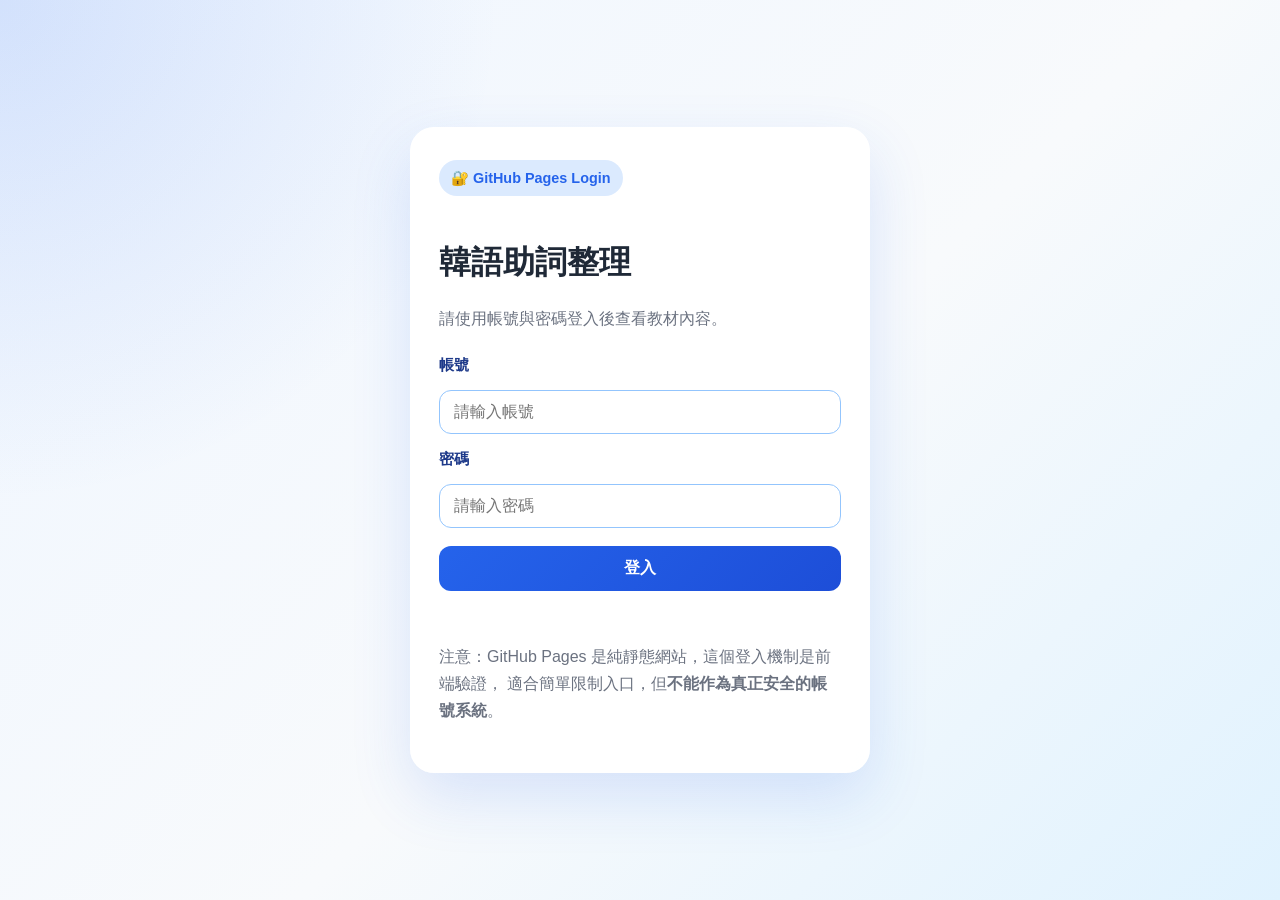
<file: index.html>
<!DOCTYPE html>
<html lang="zh-Hant">
<head>
    <meta charset="UTF-8">
    <meta name="viewport" content="width=device-width, initial-scale=1.0">
    <title>登入｜韓語助詞整理</title>
    <link rel="stylesheet" href="css/style.css">
</head>
<body class="login-body">
    <main class="login-shell">
        <section class="login-card">
            <div class="login-badge">🔐 GitHub Pages Login</div>
            <h1>韓語助詞整理</h1>
            <p class="login-description">請使用帳號與密碼登入後查看教材內容。</p>

            <form id="loginForm" class="login-form">
                <label class="login-label" for="account">帳號</label>
                <input id="account" name="account" class="login-input" type="text" autocomplete="username" placeholder="請輸入帳號" required>

                <label class="login-label" for="password">密碼</label>
                <input id="password" name="password" class="login-input" type="password" autocomplete="current-password" placeholder="請輸入密碼" required>

                <button class="login-submit" type="submit">登入</button>
                <p id="loginMessage" class="login-message" role="alert" aria-live="polite"></p>
            </form>

            <p class="login-help">
                注意：GitHub Pages 是純靜態網站，這個登入機制是前端驗證，
                適合簡單限制入口，但<strong>不能作為真正安全的帳號系統</strong>。
            </p>
        </section>
    </main>

    <script src="js/app.js"></script>
</body>
</html>
</file>
<file: css/style.css>
/* === Theme Variables === */
:root {
    --primary: #2563eb;
    --primary-light: #dbeafe;
    --border: #d1d5db;
    --text: #1f2937;
    --muted: #6b7280;
    --bg: #f8fafc;
    --card: #ffffff;
    --subtle-bg: #f9fafb;
    --control-bg: #eff6ff;
    --control-border: #bfdbfe;
    --input-border: #93c5fd;
    --heading-accent: #1e3a8a;
}

body.dark-mode {
    --primary: #60a5fa;
    --primary-light: #1e3a8a;
    --border: #374151;
    --text: #f3f4f6;
    --muted: #9ca3af;
    --bg: #111827;
    --card: #1f2937;
    --subtle-bg: #111827;
    --control-bg: #172554;
    --control-border: #1d4ed8;
    --input-border: #3b82f6;
    --heading-accent: #bfdbfe;
}

/* === Base === */
* { box-sizing: border-box; }

body {
    margin: 0;
    font-family: -apple-system, BlinkMacSystemFont, "Segoe UI", sans-serif;
    line-height: 1.7;
    color: var(--text);
    background: var(--bg);
}

.login-body {
    min-height: 100vh;
    display: flex;
    align-items: center;
    justify-content: center;
    padding: 24px;
    background:
        radial-gradient(circle at top left, rgba(37, 99, 235, 0.14), transparent 32%),
        linear-gradient(135deg, #eff6ff 0%, #f8fafc 55%, #e0f2fe 100%);
}

.login-shell {
    width: 100%;
    max-width: 460px;
}

.login-card {
    background: rgba(255, 255, 255, 0.95);
    border: 1px solid rgba(255, 255, 255, 0.7);
    border-radius: 24px;
    padding: 32px 28px;
    box-shadow: 0 24px 60px rgba(37, 99, 235, 0.15);
    backdrop-filter: blur(12px);
}

.login-badge {
    display: inline-flex;
    align-items: center;
    gap: 6px;
    margin-bottom: 12px;
    padding: 6px 12px;
    border-radius: 999px;
    background: var(--primary-light);
    color: var(--primary);
    font-size: 0.9rem;
    font-weight: 700;
}

.login-description,
.login-help {
    color: var(--muted);
}

.login-form {
    display: flex;
    flex-direction: column;
    gap: 12px;
    margin-top: 20px;
}

.login-label {
    font-size: 0.95rem;
    font-weight: 700;
    color: var(--heading-accent);
}

.login-input {
    width: 100%;
    padding: 12px 14px;
    border: 1px solid var(--input-border);
    border-radius: 12px;
    background: #fff;
    color: #111827;
    font-size: 1rem;
}

.login-input:focus {
    outline: none;
    border-color: var(--primary);
    box-shadow: 0 0 0 4px rgba(37, 99, 235, 0.12);
}

.login-submit {
    margin-top: 6px;
    border: none;
    border-radius: 12px;
    padding: 12px 16px;
    background: linear-gradient(135deg, #2563eb 0%, #1d4ed8 100%);
    color: #fff;
    font-size: 1rem;
    font-weight: 700;
    cursor: pointer;
}

.login-submit:hover {
    filter: brightness(1.05);
}

.login-message {
    min-height: 24px;
    margin: 0;
    font-size: 0.95rem;
    font-weight: 600;
}

.login-message.success { color: #15803d; }
.login-message.error { color: #b91c1c; }

body.dark-mode.login-body {
    background:
        radial-gradient(circle at top left, rgba(96, 165, 250, 0.18), transparent 32%),
        linear-gradient(135deg, #0f172a 0%, #111827 55%, #172554 100%);
}

body.dark-mode .login-card {
    background: rgba(31, 41, 55, 0.92);
    border-color: rgba(75, 85, 99, 0.7);
}

body.dark-mode .login-input {
    background: #111827;
    color: #f9fafb;
}

/* === Layout === */
.app-shell {
    display: grid;
    grid-template-columns: 260px minmax(0, 1fr);
    min-height: 100vh;
}

.sidebar {
    border-right: 1px solid var(--border);
    background: var(--card);
    padding: 24px 16px;
    position: sticky;
    top: 0;
    height: 100vh;
    overflow-y: auto;
}

.sidebar-title {
    margin: 0 0 14px;
    font-size: 1rem;
    color: var(--primary);
}

.container {
    max-width: 980px;
    margin: 0 auto;
    padding: 32px 16px 60px;
}

/* === Sidebar Navigation === */
.page-list {
    display: flex;
    flex-direction: column;
    gap: 8px;
}

.page-link {
    display: block;
    padding: 10px 12px;
    border: 1px solid var(--border);
    border-radius: 10px;
    color: var(--text);
    text-decoration: none;
    background: transparent;
    font-size: 0.95rem;
}

.page-link.active {
    background: var(--primary);
    color: #fff;
    border-color: var(--primary);
    font-weight: 600;
}

.sidebar-scan-select {
    width: 100%;
    padding: 10px 12px;
    border: 1px solid var(--border);
    border-radius: 10px;
    font-size: 0.95rem;
    background: var(--card);
    color: var(--text);
    cursor: pointer;
}

.sidebar-scan-select:focus {
    border-color: var(--primary);
    outline: none;
}

.page-note {
    margin-top: 14px;
    color: var(--muted);
    font-size: 0.9rem;
}

/* === Top Bar === */
.top-bar {
    display: flex;
    justify-content: space-between;
    align-items: center;
    gap: 12px;
    margin-bottom: 8px;
}

h1 { margin-bottom: 12px; font-size: 2rem; }

.intro { margin-bottom: 28px; color: var(--muted); }

h2 {
    margin-top: 36px;
    margin-bottom: 16px;
    padding-bottom: 8px;
    border-bottom: 3px solid var(--primary);
    color: var(--primary);
}

/* === Cards === */
.card {
    background: var(--card);
    border: 1px solid var(--border);
    border-radius: 14px;
    padding: 18px;
    margin-bottom: 20px;
    box-shadow: 0 4px 14px rgba(0, 0, 0, 0.04);
}

.card-title {
    margin: 0 0 12px;
    font-size: 1.15rem;
    color: var(--text);
}

/* === Audio Controls === */
.audio-controls {
    display: flex;
    flex-wrap: wrap;
    gap: 12px;
    align-items: end;
    padding: 14px;
    margin-bottom: 24px;
    background: var(--control-bg);
    border: 1px solid var(--control-border);
    border-radius: 12px;
}

.audio-field {
    display: flex;
    flex-direction: column;
    gap: 6px;
    min-width: 180px;
}

.audio-field label {
    font-size: 0.9rem;
    color: var(--heading-accent);
    font-weight: 600;
}

.audio-field select,
.audio-field input {
    padding: 8px 10px;
    border: 1px solid var(--input-border);
    border-radius: 8px;
    font-size: 0.95rem;
    background: var(--card);
    color: var(--text);
}

.audio-note {
    margin-top: -8px;
    margin-bottom: 20px;
    color: var(--muted);
    font-size: 0.92rem;
}

/* === Panel Tabs === */
.panel-tabs {
    display: flex;
    gap: 10px;
    flex-wrap: wrap;
    margin-bottom: 20px;
}

.panel-tab {
    border: 1px solid var(--border);
    background: var(--card);
    color: var(--text);
    border-radius: 999px;
    padding: 8px 14px;
    cursor: pointer;
    font-size: 0.95rem;
}

.panel-tab.active {
    background: var(--primary);
    color: #fff;
    border-color: var(--primary);
}

.content-panel { display: none; }
.content-panel.active { display: block; }

.page-container { display: none; }
.page-container.active { display: block; }

/* === Sentences === */
.sentence-item {
    border: 1px solid #e5e7eb;
    background: var(--subtle-bg);
    border-radius: 10px;
    padding: 12px;
    margin-bottom: 12px;
}

.sentence-item:last-child { margin-bottom: 0; }

.korean { font-size: 1.08rem; font-weight: 700; margin-bottom: 8px; }
.translation { color: var(--text); margin-bottom: 8px; }

.word-meanings {
    margin-bottom: 8px;
    font-size: 0.92rem;
    color: var(--muted);
}

.word-meanings b {
    color: var(--primary);
    cursor: pointer;
    text-decoration: underline;
    text-underline-offset: 2px;
    -webkit-user-select: none;
    user-select: none;
}

.play-btn {
    display: inline-block;
    margin-top: 8px;
    padding: 8px 14px;
    border: none;
    border-radius: 999px;
    background: var(--primary);
    color: white;
    cursor: pointer;
    font-size: 0.95rem;
}

.play-btn:hover { background: #1d4ed8; }
.play-btn:disabled { opacity: 0.7; cursor: wait; }

.explanation {
    margin-top: 14px;
    padding-top: 12px;
    border-top: 1px dashed var(--border);
    font-size: 0.97rem;
    color: var(--muted);
}

/* === Quiz === */
.quiz-options {
    display: flex;
    flex-wrap: wrap;
    gap: 8px;
    margin: 10px 0;
}

.quiz-option {
    padding: 8px 16px;
    border: 2px solid var(--border);
    border-radius: 10px;
    background: var(--card);
    color: var(--text);
    cursor: pointer;
    font-size: 0.95rem;
    transition: all 0.2s;
}

.quiz-option:hover:not(.selected) {
    border-color: var(--primary);
    background: var(--primary-light);
}

.quiz-option.correct {
    border-color: #16a34a;
    background: #dcfce7;
    color: #166534;
    font-weight: 600;
}

.quiz-option.wrong {
    border-color: #dc2626;
    background: #fef2f2;
    color: #991b1b;
}

body.dark-mode .quiz-option.correct {
    background: #14532d;
    color: #bbf7d0;
    border-color: #22c55e;
}

body.dark-mode .quiz-option.wrong {
    background: #450a0a;
    color: #fecaca;
    border-color: #ef4444;
}

.quiz-option.selected { pointer-events: none; }

.quiz-result {
    display: none;
    margin-top: 8px;
    padding: 10px 14px;
    border-radius: 10px;
    font-size: 0.95rem;
}

.quiz-result.show { display: block; }

.quiz-result.correct-result {
    background: #dcfce7;
    color: #166534;
    border: 1px solid #bbf7d0;
}

.quiz-result.wrong-result {
    background: #fef2f2;
    color: #991b1b;
    border: 1px solid #fecaca;
}

body.dark-mode .quiz-result.correct-result {
    background: #14532d;
    color: #bbf7d0;
    border-color: #22c55e;
}

body.dark-mode .quiz-result.wrong-result {
    background: #450a0a;
    color: #fecaca;
    border-color: #ef4444;
}

.vocab-preview {
    display: flex;
    flex-wrap: wrap;
    gap: 6px;
    margin: 6px 0 4px;
}

.vocab-preview-btn {
    padding: 4px 10px;
    border: 1px dashed var(--primary);
    border-radius: 8px;
    background: transparent;
    color: var(--primary);
    cursor: pointer;
    font-size: 0.88rem;
    -webkit-user-select: none;
    user-select: none;
    transition: all 0.15s;
}

.vocab-preview-btn:hover { background: var(--primary-light); }

.score-bar {
    display: flex;
    align-items: center;
    gap: 12px;
    padding: 14px;
    margin-bottom: 20px;
    background: var(--control-bg);
    border: 1px solid var(--control-border);
    border-radius: 12px;
    font-size: 1rem;
}

.score-bar b { color: var(--primary); }

/* === Grammar === */
.grammar-summary {
    display: grid;
    grid-template-columns: repeat(auto-fit, minmax(240px, 1fr));
    gap: 14px;
    margin-bottom: 28px;
}

.grammar-item {
    background: var(--card);
    border: 1px solid var(--border);
    border-radius: 12px;
    padding: 14px;
}

.grammar-item h4 { margin: 0 0 8px; color: var(--primary); }
.grammar-item p { margin: 0; color: var(--muted); font-size: 0.94rem; }

/* === Theme & Control Buttons === */
.theme-toggle {
    border: 1px solid var(--border);
    background: var(--card);
    color: var(--text);
    border-radius: 999px;
    padding: 8px 14px;
    cursor: pointer;
    font-size: 0.95rem;
}

.theme-toggle:hover { border-color: var(--primary); }

/* === Floating Controls === */
.floating-controls {
    position: fixed;
    bottom: 20px;
    right: 20px;
    display: flex;
    flex-direction: column;
    gap: 8px;
    z-index: 1000;
}

.floating-controls > button {
    border: 1px solid var(--border);
    background: var(--card);
    color: var(--text);
    border-radius: 999px;
    padding: 10px 16px;
    cursor: pointer;
    font-size: 0.95rem;
    box-shadow: 0 2px 12px rgba(0,0,0,0.15);
    transition: all 0.2s;
}

.floating-controls > button:hover {
    border-color: var(--primary);
    box-shadow: 0 4px 16px rgba(0,0,0,0.2);
}

.floating-page-nav {
    display: flex;
    gap: 4px;
    background: var(--card);
    border: 1px solid var(--border);
    border-radius: 999px;
    padding: 4px;
    box-shadow: 0 2px 12px rgba(0,0,0,0.15);
}

.floating-page-arrow {
    border: none;
    background: transparent;
    color: var(--primary);
    border-radius: 999px;
    padding: 8px 12px;
    cursor: pointer;
    font-size: 0.9rem;
    font-weight: 700;
    transition: all 0.2s;
}

.floating-page-arrow:hover { background: var(--primary-light); }
.floating-page-arrow:disabled { opacity: 0.3; cursor: default; }

.floating-page-indicator {
    font-size: 0.85rem;
    font-weight: 600;
    color: var(--text);
    padding: 0 4px;
    white-space: nowrap;
    cursor: pointer;
    -webkit-user-select: none;
    user-select: none;
}

/* === Page List Popup === */
.page-list-popup {
    position: fixed;
    bottom: 80px;
    right: 20px;
    background: var(--card);
    border: 1px solid var(--border);
    border-radius: 14px;
    padding: 8px;
    min-width: 220px;
    max-height: 60vh;
    overflow-y: auto;
    box-shadow: 0 8px 32px rgba(0, 0, 0, 0.18);
    z-index: 1001;
    display: flex;
    flex-direction: column;
    gap: 4px;
    animation: popupFadeIn 0.15s ease-out;
}

.page-list-popup.hidden { display: none; }

@keyframes popupFadeIn {
    from { opacity: 0; transform: translateY(8px); }
    to { opacity: 1; transform: translateY(0); }
}

.popup-item {
    display: flex;
    align-items: center;
    gap: 10px;
    padding: 10px 14px;
    border: none;
    border-radius: 10px;
    background: transparent;
    color: var(--text);
    font-size: 0.93rem;
    cursor: pointer;
    text-align: left;
    transition: background 0.15s;
}

.popup-item:hover { background: var(--primary-light); }

.popup-item.current {
    background: var(--primary);
    color: #fff;
    font-weight: 600;
}

.popup-item.current:hover { background: var(--primary); }

.popup-num {
    display: inline-flex;
    align-items: center;
    justify-content: center;
    width: 26px;
    height: 26px;
    border-radius: 50%;
    background: var(--primary-light);
    color: var(--primary);
    font-size: 0.82rem;
    font-weight: 700;
    flex-shrink: 0;
}

.popup-item.current .popup-num {
    background: rgba(255, 255, 255, 0.25);
    color: #fff;
}

/* === Scan Page Image === */
.scan-page-image {
    max-width: 100%;
    height: auto;
    border-radius: 14px;
    border: 1px solid var(--border);
    box-shadow: 0 4px 14px rgba(0, 0, 0, 0.04);
    display: block;
    margin: 0 auto;
}

.scan-page-info {
    text-align: center;
    color: var(--muted);
    font-size: 0.92rem;
    margin-top: 12px;
}

/* === Vocabulary Blank (Page 3 & 4) === */
.vocab-blank {
    display: inline-block;
    background: var(--primary-light);
    color: var(--primary);
    font-weight: 700;
    padding: 1px 8px;
    border-radius: 4px;
    border-bottom: 2px solid var(--primary);
    cursor: help;
    transition: background 0.2s;
}

.vocab-blank:hover {
    background: var(--primary);
    color: #fff;
}

/* === Listening Options (Page 4) === */
.listen-options {
    display: flex;
    flex-direction: column;
    gap: 8px;
    margin-top: 10px;
}

.listen-option {
    display: flex;
    align-items: center;
    gap: 8px;
    padding: 8px 12px;
    background: var(--subtle-bg);
    border: 1px solid var(--border);
    border-radius: 8px;
    transition: background 0.2s, border-color 0.2s;
}

.listen-option:hover {
    background: var(--primary-light);
    border-color: var(--primary);
}

.listen-option .option-num {
    font-weight: 700;
    color: var(--primary);
    min-width: 28px;
}

.listen-option .korean {
    font-size: 1.05rem;
    flex: 1;
}

.listen-option .translation {
    font-size: 0.88rem;
    color: var(--muted);
    margin-left: auto;
    padding-left: 8px;
}

.listen-option .play-btn {
    padding: 4px 8px;
    font-size: 0.85rem;
    min-width: auto;
}

/* === Chinese Hide Toggle === */
body.hide-chinese .translation,
body.hide-chinese .explanation,
body.hide-chinese .quiz-result.show,
body.hide-chinese .quiz-result {
    display: none !important;
}

body.hide-chinese .chi { display: none; }
body.hide-chinese .listen-option .translation { display: none; }
body.hide-chinese .word-meanings { display: none; }

/* === Responsive === */
@media (max-width: 900px) {
    .app-shell { grid-template-columns: 1fr; }

    .sidebar {
        position: static;
        height: auto;
        border-right: none;
        border-bottom: 1px solid var(--border);
    }
}

@media (max-width: 640px) {
    .login-card {
        padding: 24px 18px;
        border-radius: 18px;
    }
}
</file>
